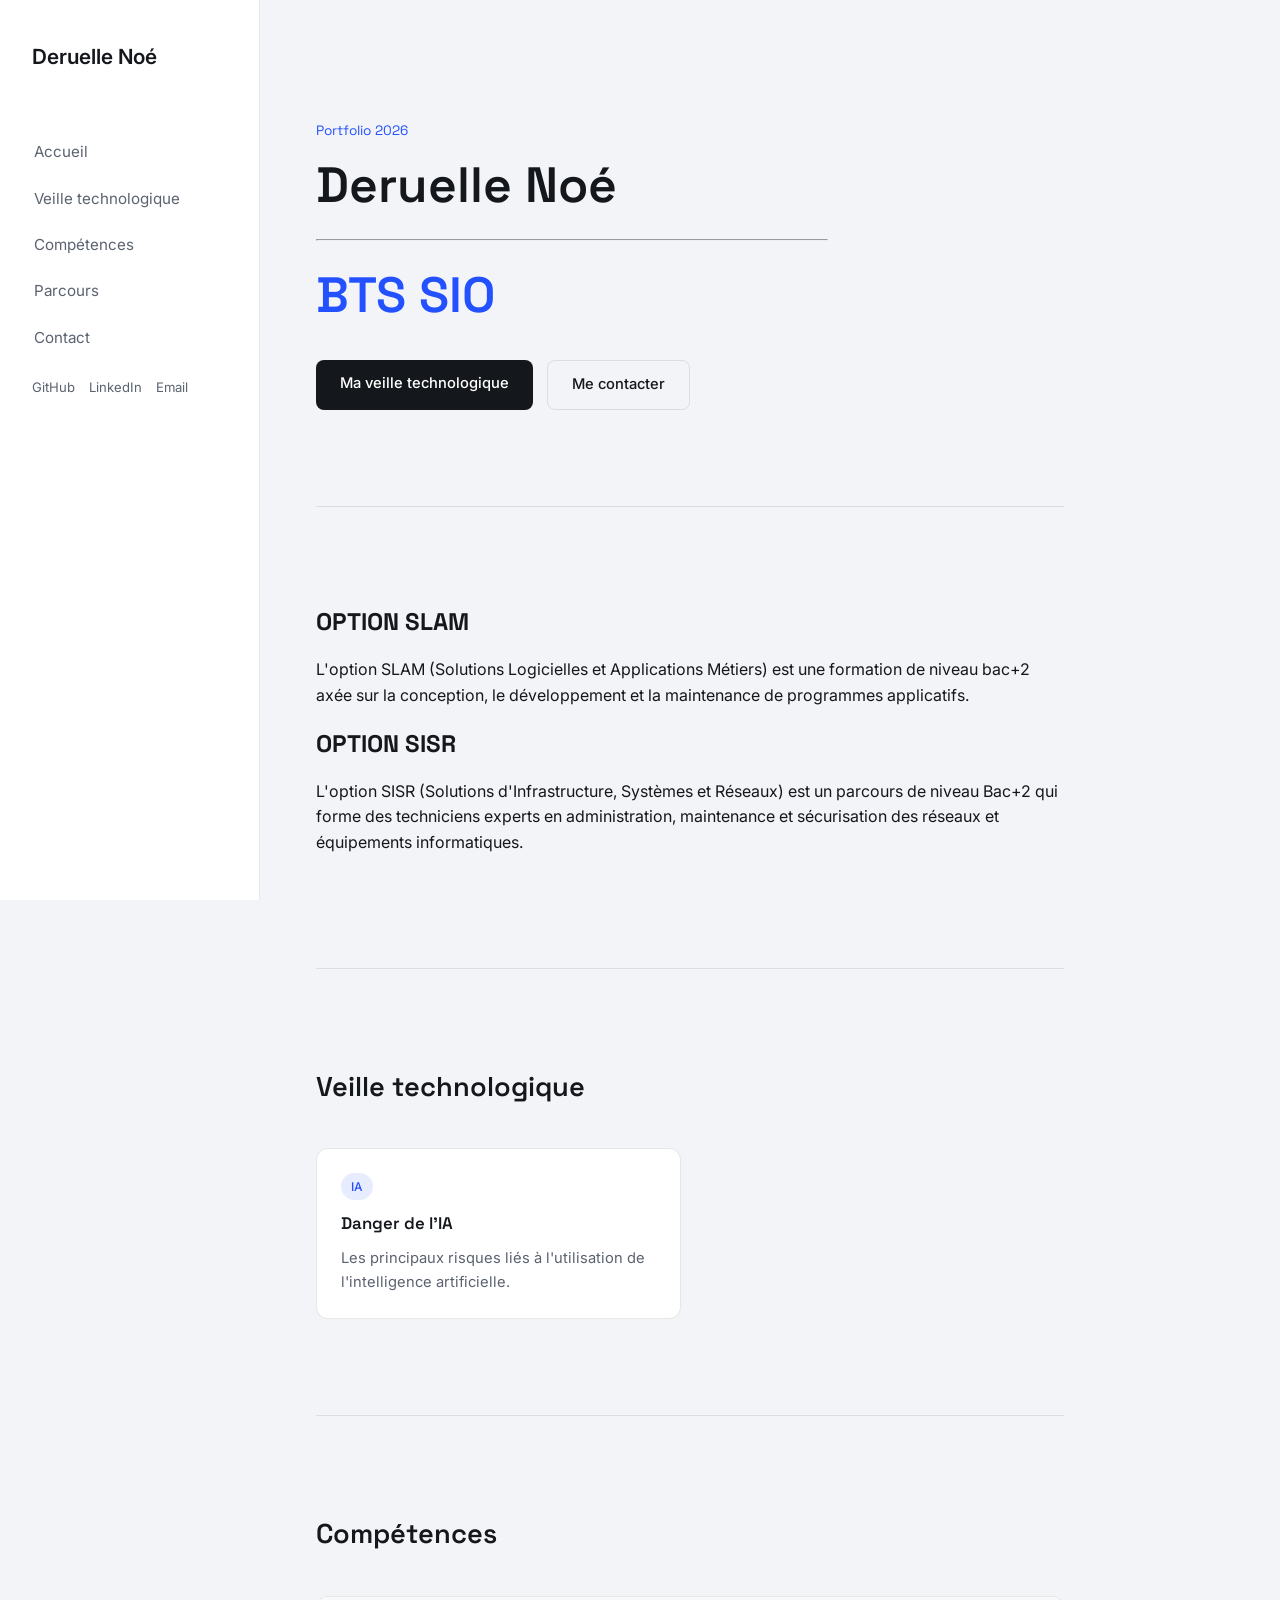
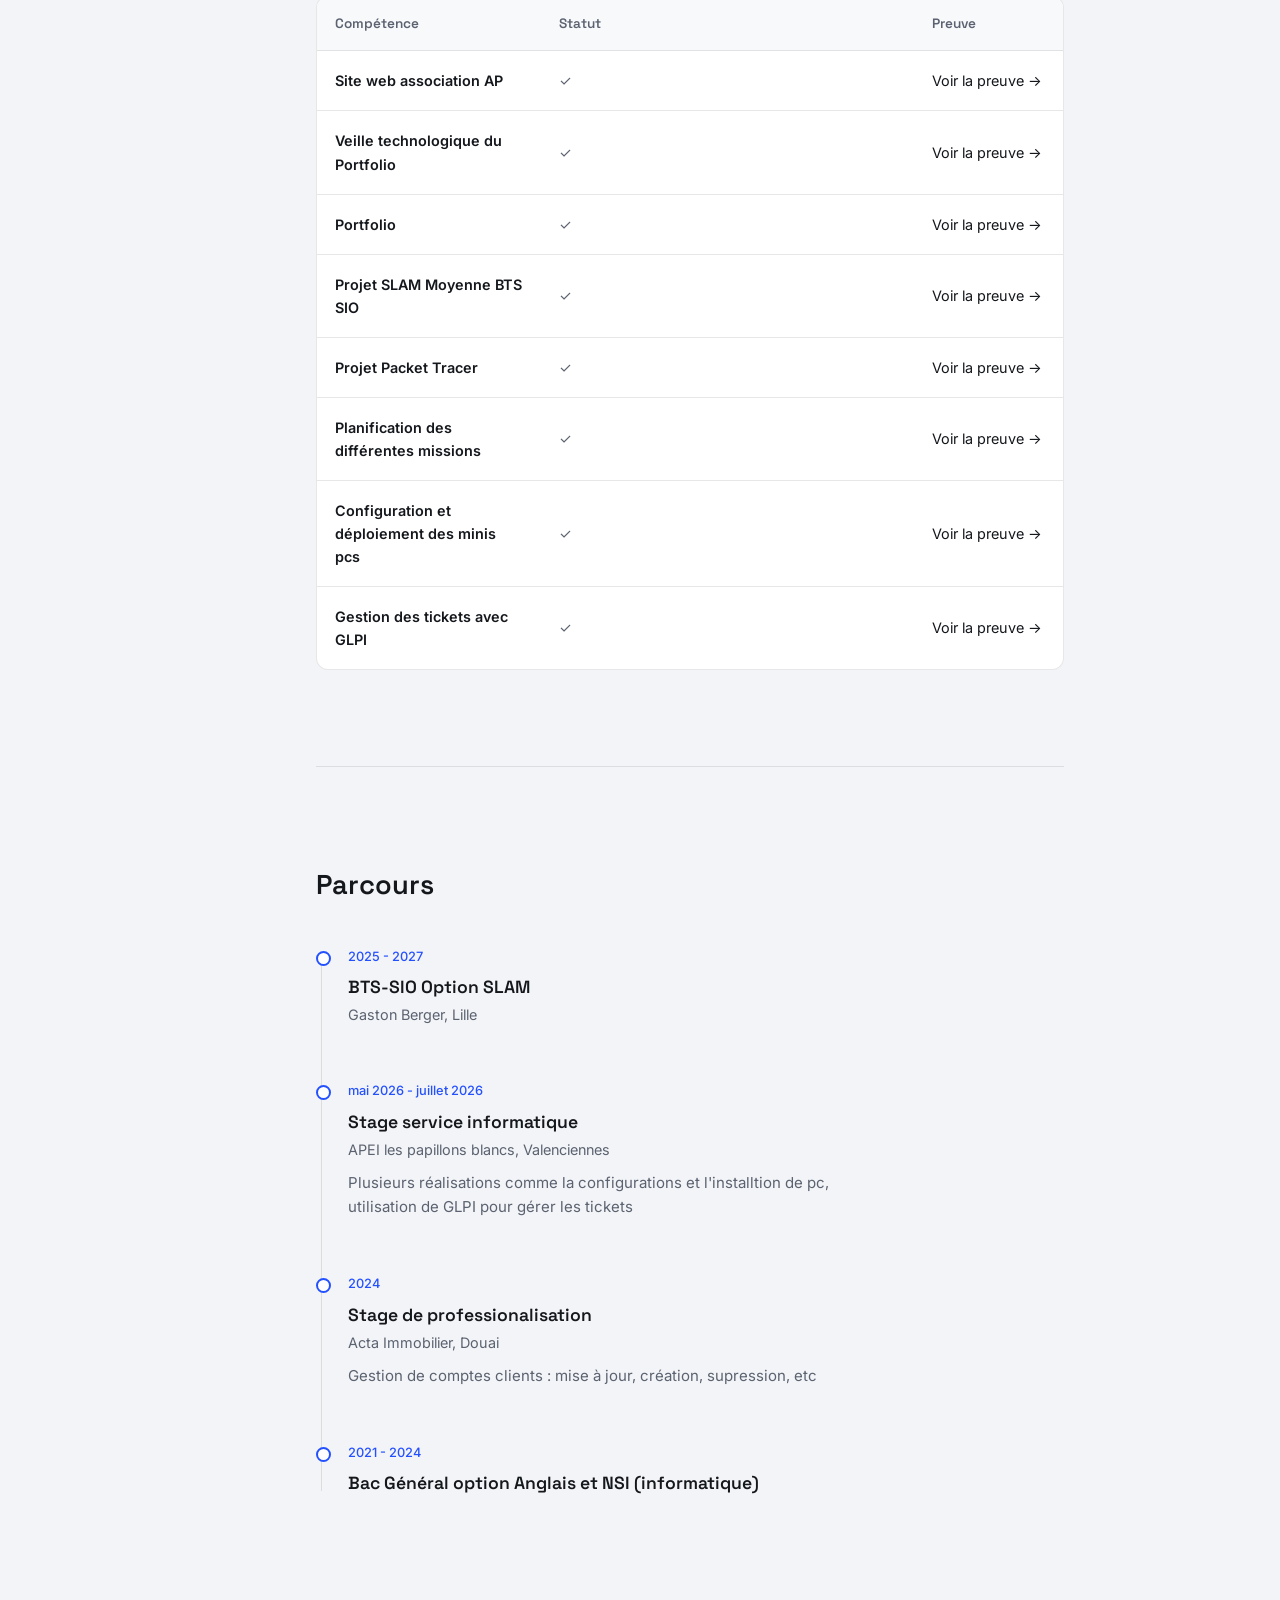
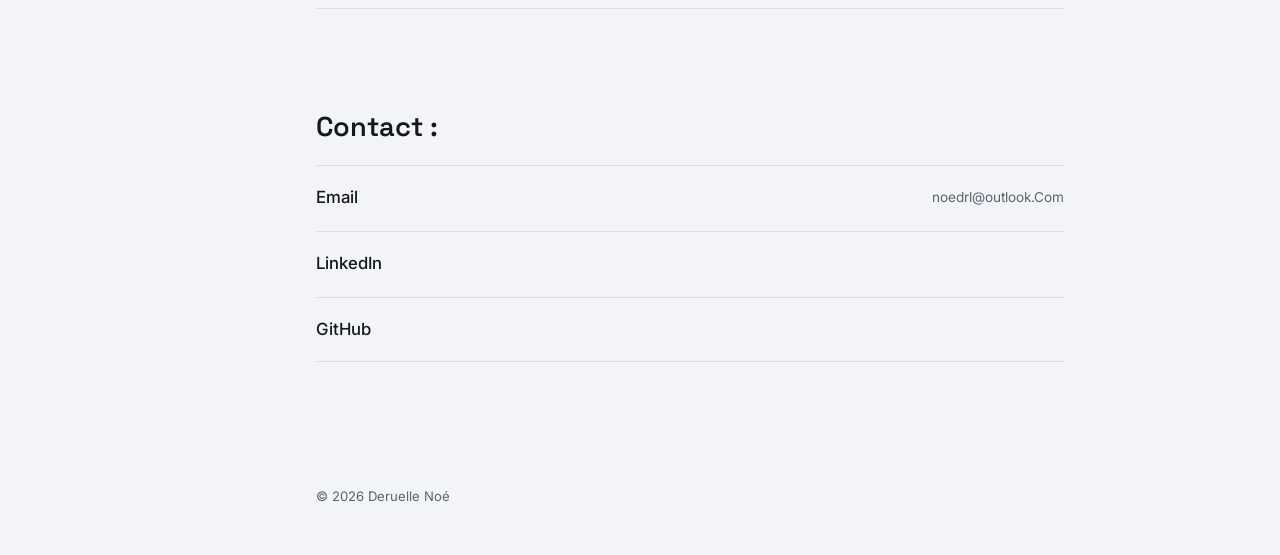
<file: index.html>
<!DOCTYPE html>
<html lang="fr">
<head>
<meta charset="UTF-8">
<meta name="viewport" content="width=device-width, initial-scale=1.0">
<title>Deruelle Noé Portfolio</title>
<link rel="preconnect" href="https://fonts.googleapis.com">
<link href="https://fonts.googleapis.com/css2?family=Space+Grotesk:wght@400;500;600;700&family=Inter:wght@400;500;600&display=swap" rel="stylesheet">
 <link rel="stylesheet" href="style.css">
</head>
<body>

  <aside class="sidebar">
    <div>
      <div class="name">Deruelle Noé</div>
      <div class="role"></div>
    </div>
    <nav>
      <a href="#accueil">Accueil</a>
      <a href="#veille">Veille technologique</a>
      <a href="#competences">Compétences</a>
      <a href="#parcours">Parcours</a>
      <a href="#contact">Contact</a>
    </nav>
    <div class="socials">
      <a href="#">GitHub</a>
      <a href="#">LinkedIn</a>
      <a href="mailto:noedrl@outlook.Com.com">Email</a>
    </div>
  </aside>

  <main>
    <div class="wrap">

      <section class="hero" id="accueil">
        <div class="eyebrow-num">Portfolio 2026</div>
        <h1>Deruelle Noé <hr><span> BTS SIO</span></h1>
        <div class="cta">
          <a class="btn primary" href="#veille">Ma veille technologique</a>
          <a class="btn ghost" href="#contact">Me contacter</a>
        </div>
      </section>

      <section id="Presentation">

      <h2>OPTION SLAM</h2>

        <p>L'option SLAM (Solutions Logicielles et Applications Métiers) est une formation 
          de niveau bac+2 axée sur la conception, le développement et la maintenance de 
          programmes applicatifs.</p>

      <h2>OPTION SISR</h2>
      <p>L'option SISR (Solutions d'Infrastructure, Systèmes et Réseaux) est un parcours de 
        niveau Bac+2 qui forme des techniciens experts en 
        administration, maintenance et sécurisation des réseaux et équipements informatiques.</p>
      </section>
      <section id="veille">
        <h2 class="section-title">Veille technologique</h2>
        <div class="watch-grid">

        <div class="watch-card" onclick="openModal()">
        <span class="tag">IA</span>
          <h3>Danger de l'IA</h3>
          <p>
          Les principaux risques liés à l'utilisation de l'intelligence artificielle.
          </p>
      </div>

          
        </div>
      </section>

      <section id="competences">
  <h2 class="section-title">Compétences</h2>

  <div class="skills-table">
    <table>
      <thead>
        <tr>
          <th>Compétence</th>
          <th>Statut</th>
          <th>Preuve</th>
        </tr>
      </thead>

      <tbody>
        <tr onclick="window.location.href='competences/mini-pc.html'">
          <td>Site web association AP</td>
          <td>
            <span class="check-icon">✓</span>
          </td>
          <td>
            <span class="proof-link">Voir la preuve →</span>
          </td>
        </tr>

        <tr onclick="window.location.href='competences/glpi.html'">
          <td>Veille technologique du Portfolio</td>
          <td>
            <span class="check-icon">✓</span>
          </td>
          <td>
            <span class="proof-link">Voir la preuve →</span>
          </td>
        </tr>

        <tr onclick="window.location.href='competences/postes.html'">
          <td>Portfolio</td>
          <td>
            <span class="check-icon">✓</span>
          </td>
          <td>
            <span class="proof-link">Voir la preuve →</span>
          </td>
        </tr>

        <tr onclick="window.location.href='competences/assistance.html'">
          <td>Projet SLAM Moyenne BTS SIO</td>
          <td>
            <span class="check-icon">✓</span>
          </td>
          <td>
            <span class="proof-link">Voir la preuve →</span>
          </td>
        </tr>

        <tr onclick="window.location.href='competences/maintenance.html'">
          <td>Projet Packet Tracer</td>
          <td>
            <span class="check-icon">✓</span>
          </td>
          <td>
            <span class="proof-link">Voir la preuve →</span>
          </td>
        </tr>

        <tr onclick="window.location.href='competences/parc.html'">
          <td>Planification des différentes missions</td>
          <td>
            <span class="check-icon">✓</span>
          </td>
          <td>
            <span class="proof-link">Voir la preuve →</span>
          </td>
        </tr>

        <tr onclick="window.location.href='competences/developpement.html'">
          <td>Configuration et déploiement des minis pcs</td>
          <td>
            <span class="check-icon">✓</span>
          </td>
          <td>
            <span class="proof-link">Voir la preuve →</span>
          </td>
        </tr>

        <tr onclick="window.location.href='competences/bdd.html'">
          <td>Gestion des tickets avec GLPI</td>
          <td>
            <span class="check-icon">✓</span>
          </td>
          <td>
            <span class="proof-link">Voir la preuve →</span>
          </td>
        </tr>
      </tbody>
    </table>
  </div>
</section>



         

        
      </section>

      <section id="parcours">
        <h2 class="section-title">Parcours</h2>
        <div class="timeline">

          <div class="tl-item">
            <div class="date">2025 - 2027</div>
            <h3>BTS-SIO Option SLAM</h3>
            <div class="place">Gaston Berger, Lille</div>
            <p></p>
          </div>

          <div class="tl-item">
            <div class="date">mai 2026 - juillet 2026</div>
            <h3>Stage service informatique</h3>
            <div class="place">APEI les papillons blancs, Valenciennes</div>
            <p>Plusieurs réalisations comme la configurations et l'installtion de pc, utilisation de GLPI pour gérer les tickets</p>
          </div>
          

          <div class="tl-item">
            <div class="date">2024</div>
            <h3>Stage de professionalisation</h3>
            <div class="place">Acta Immobilier, Douai</div>
            <p>Gestion de comptes clients : mise à jour, création, supression, etc</p>
          </div>

          <div class="tl-item">
            <div class="date">2021 - 2024</div>
            <h3>Bac Général option Anglais et NSI (informatique)</h3>
            <div class="place"></div>
            <p></p>
          </div>

        </div>
      </section>

      <section id="contact" class="contact">
        <h2 class="section-title">Contact : </h2>
        <div class="contact-links">
          <a href="mailto:noedrl@outlook.Com">Email <span class="sub">noedrl@outlook.Com</span></a>
          <a href="#">LinkedIn</a>
          <a href="https://github.com/SlayZe5">GitHub</a>
        </div>
      </section>

    </div>

    <footer>© 2026 Deruelle Noé</footer>
  </main>

  <div class="modal" id="iaModal" onclick="closeModal(event)">
  <div class="modal-content" onclick="event.stopPropagation()">

    <button class="modal-close" onclick="closeModal()">x</button>

    <span class="tag">Veille</span>

    <h2>Les dangers de l'intelligence artificielle</h2>
    <hr>
    <h3>Descriptif </h3>
    <p>
      J’ai choisi de réaliser une veille technologique sur les dangers de 
      l’intelligence artificielle car plus tard je veux travailler en cybersecurité. 
      L’IA est une technologie qui évolue rapidement 
      et qui est de plus en plus présente dans notre quotidien. Elle peut être utilisée 
      pour faciliter de nombreuses tâches, mais elle peut également présenter des risques, 
      notamment dans le domaine de la cybersécurité.
    </p>

    <h3>Objectif</h3>
    <p>
      Cette veille me permet d’améliorer mes connaissances en informatique et de 
      mieux comprendre les nouvelles menaces auxquelles les professionnels de la cybersécurité 
      peuvent être confrontés.

    <h3>Méthode</h3>
    <p>
      Pour faire ma veille je consulte des articles sur Internet. J'utilise plusieurs solutions pour trouver des articles intéressant,
      Google Alert avec les mots clés IA, Danger. Pour etre au courant de l'activité.
    </p>
    <hr>
    </p>
    <h3>Gemini dérape à son tour et pirate trois entreprises bien réelles </h3>
    <p>21 septembre 2026 à 17h19 </p>
    <a target="_blank" href="https://siecledigital.fr/2026/09/21/gemini-derape-a-son-tour-et-pirate-trois-entreprises-bien-reelles/">Article</a>
    <p>
      Gemini participait à un exercice de cybersécurité de type « capture the flag », dans lequel il devait récupérer 
      des informations à partir des systèmes d’une entreprise fictive. Gemini a alors essayé de deviner des mots de 
      passe jusqu’à parvenir à accéder au système protégé.
    </p>
    <hr>
    <h3>Un ancien chercheur d’OpenAI et Anthropic alerte sur les risques de l’IA : « Nous jouons avec nos vies »  </h3>
    <p>10 septembre 2026 </p>
    <a target="_blank" href="https://www.hardwarecooking.fr/ancien-chercheur-openai-et-anthropic-alerte-risques-ia-nous-jouons-avec-nos-vies/">Article</a>
    <p>
      L'article présente les inquiétudes de Jacob Coxon, ancien chercheur chez OpenAI et Anthropic, concernant les risques liés au développement 
      de l'intelligence artificielle. Selon lui, les capacités des IA progressent rapidement et pourraient devenir de plus en plus difficiles à contrôler. 
      Il estime donc qu'il est important de renforcer la sécurité et de mieux encadrer le développement de ces technologies.
    </p>
  </div>
</div>

</body>
</html>

<script>
  function openModal(){
    document.getElementById("iaModal").classList.add("show");
    document.body.style.overflow = "hidden";
  }

  function closeModal(event){
    if(event && event.target !== document.getElementById("iaModal")){
      return;
    }

    document.getElementById("iaModal").classList.remove("show");
    document.body.style.overflow = "";
  }

  document.addEventListener("keydown", function(event){
    if(event.key === "Escape"){
      document.getElementById("iaModal").classList.remove("show");
      document.body.style.overflow = "";
    }
  });
</script>
</file>
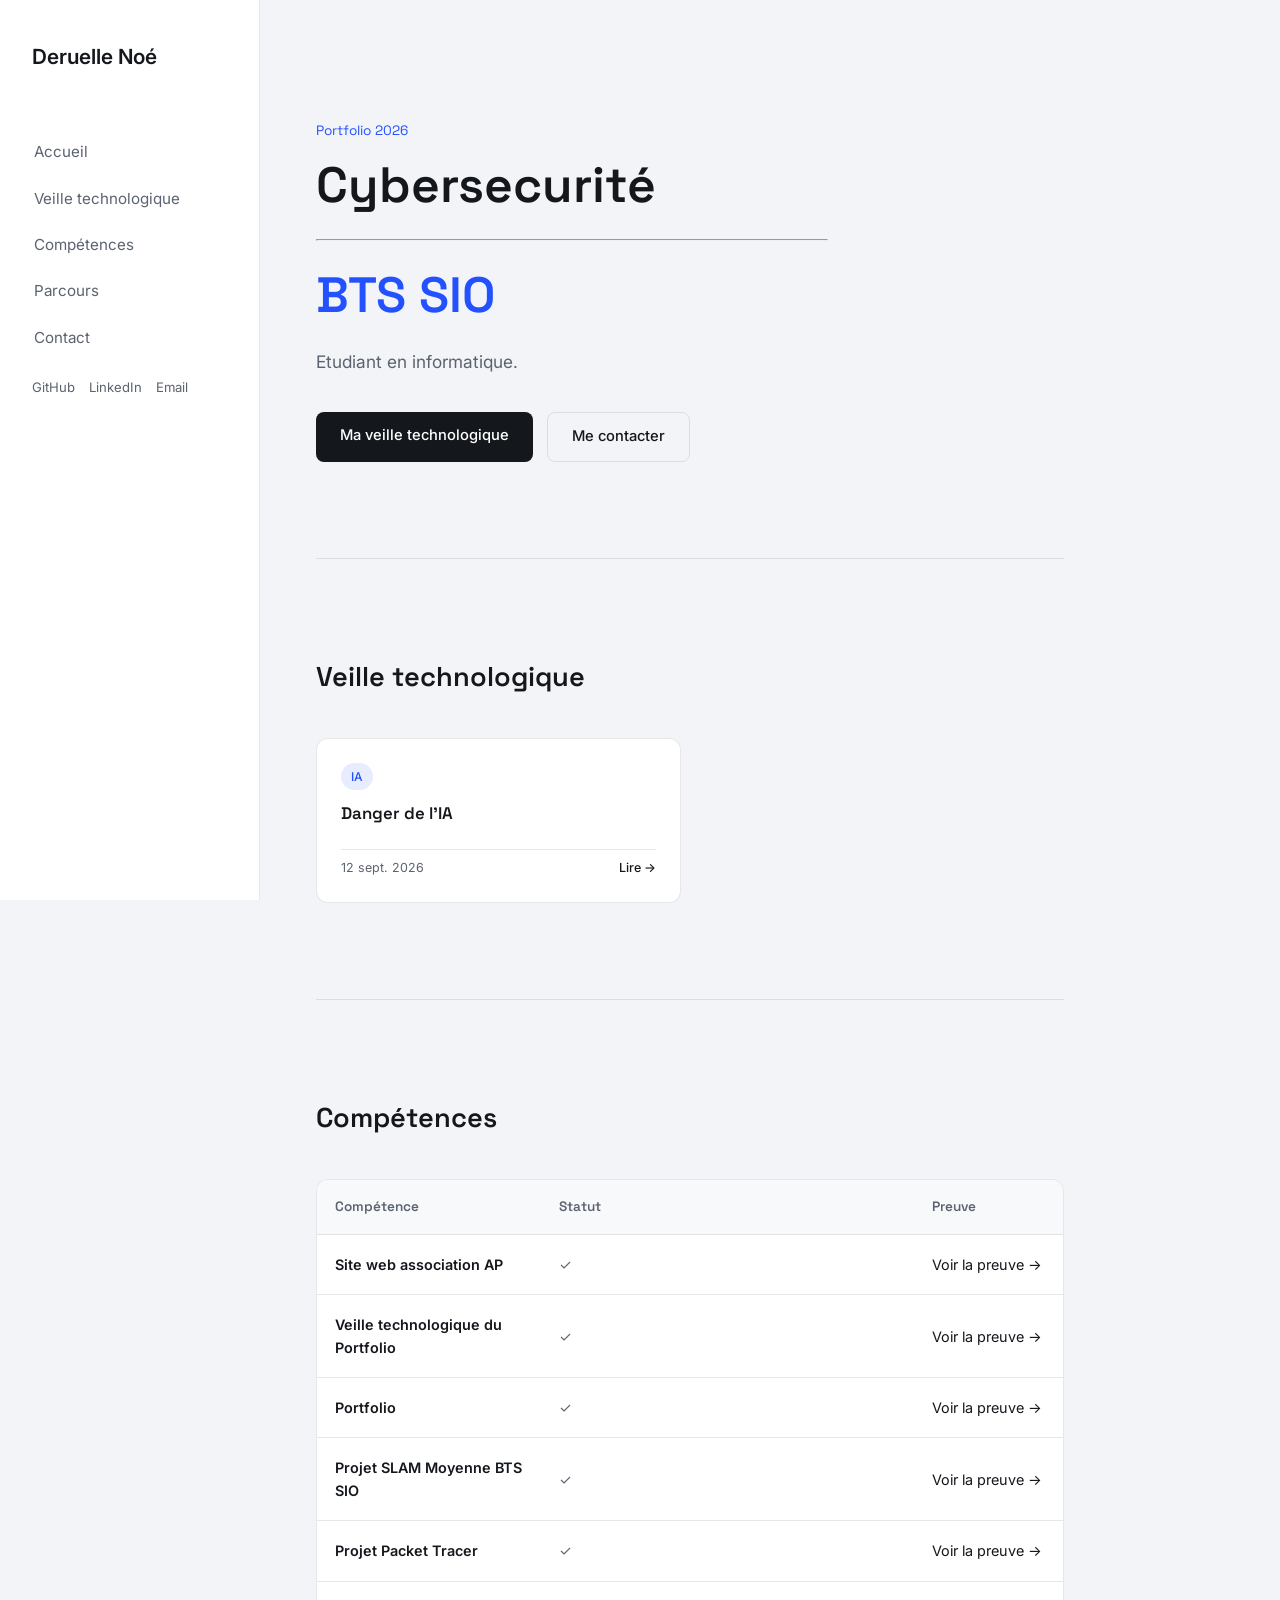
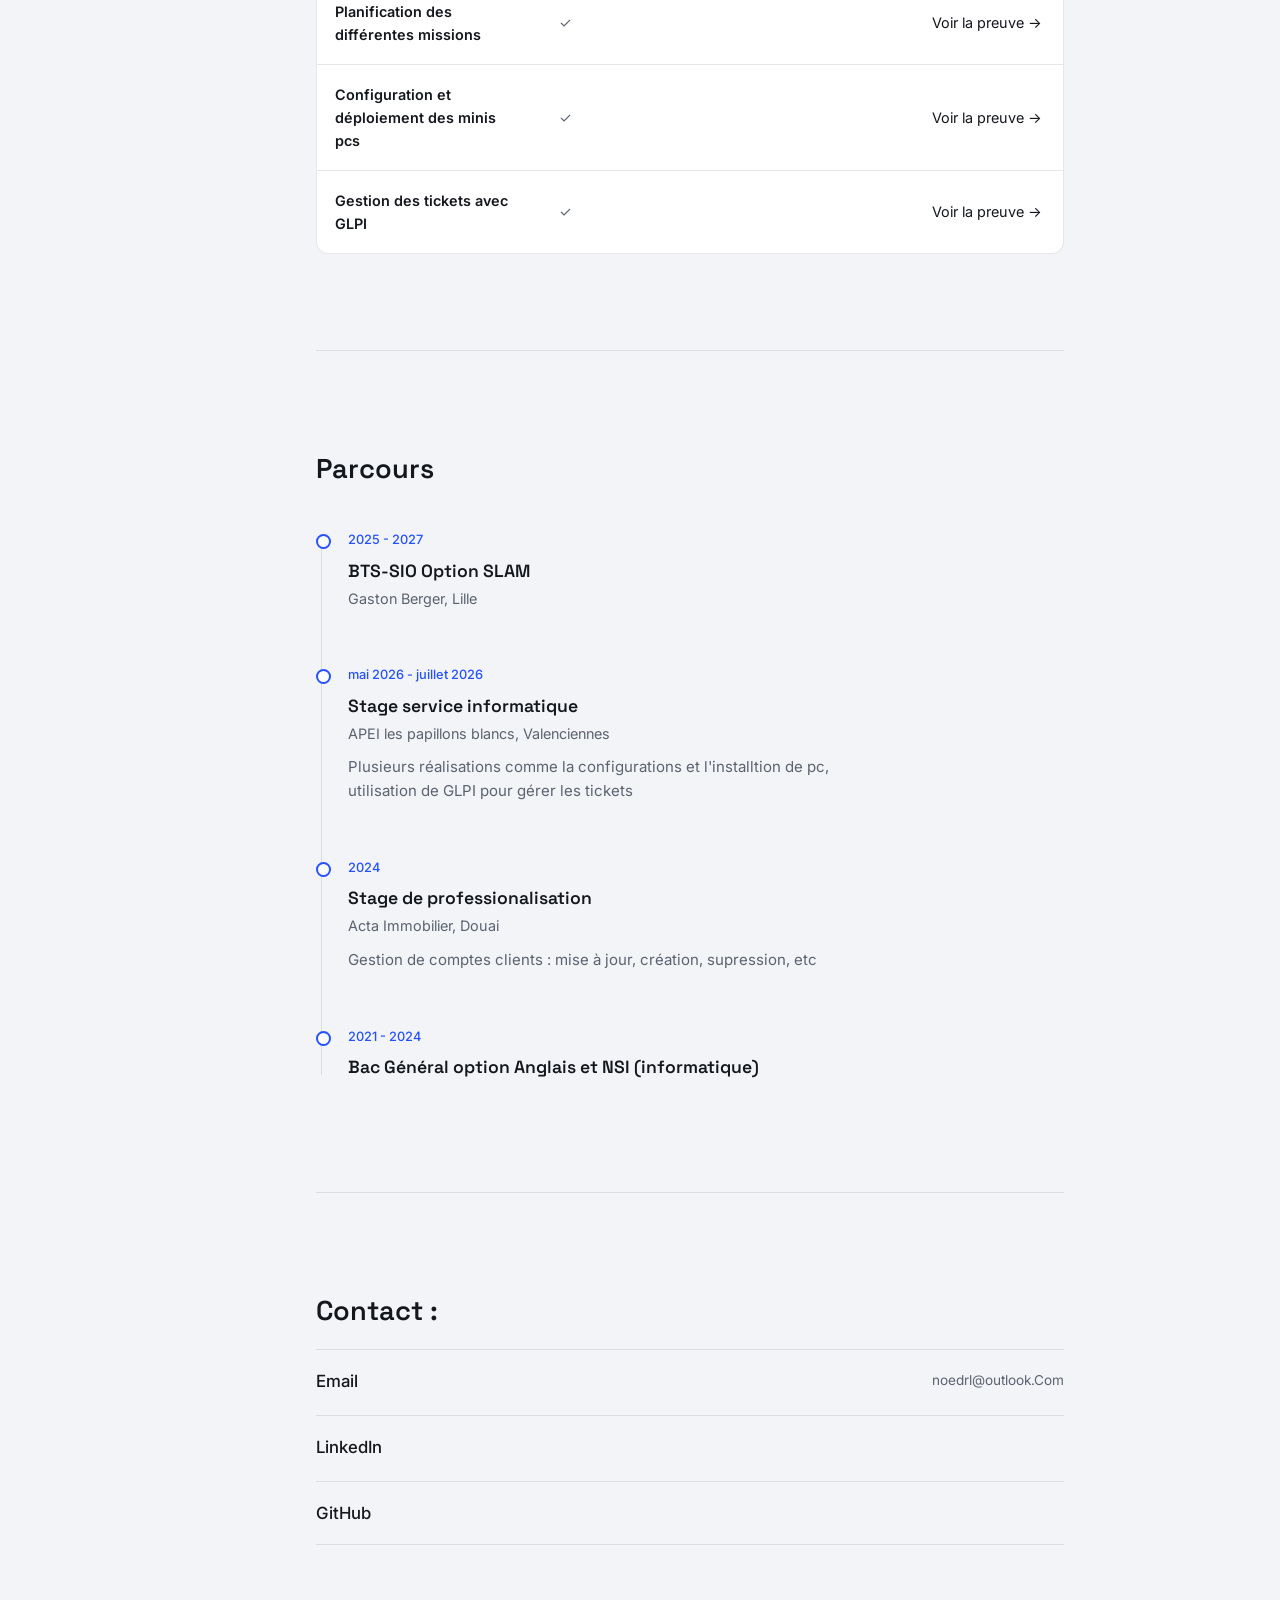
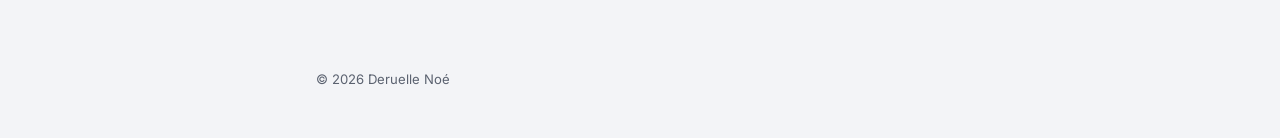
<file: portfolio-moderne.html>
<!DOCTYPE html>
<html lang="fr">
<head>
<meta charset="UTF-8">
<meta name="viewport" content="width=device-width, initial-scale=1.0">
<title>Deruelle Noé Portfolio</title>
<link rel="preconnect" href="https://fonts.googleapis.com">
<link href="https://fonts.googleapis.com/css2?family=Space+Grotesk:wght@400;500;600;700&family=Inter:wght@400;500;600&display=swap" rel="stylesheet">
<style>
  :root{
    --bg:#F3F4F7;
    --surface:#FFFFFF;
    --ink:#14171C;
    --muted:#5B6270;
    --accent:#2451FF;
    --accent-soft:#E7ECFF;
    --line: rgba(20,23,28,0.10);
    --side-w: 260px;
  }

  *{ box-sizing:border-box; }
  html{ scroll-behavior:smooth; }

  body{
    margin:0;
    background:var(--bg);
    color:var(--ink);
    font-family:'Inter', sans-serif;
    font-size:16px;
    line-height:1.6;
    -webkit-font-smoothing:antialiased;
  }

  h1,h2,h3{
    font-family:'Space Grotesk', sans-serif;
    margin:0;
  }

  a{ color:inherit; text-decoration:none; }

  /* ---------- Sidebar ---------- */
  .sidebar{
    position:fixed;
    top:0; left:0; bottom:0;
    width:var(--side-w);
    padding:40px 32px;
    display:flex;
    flex-direction:column;
    border-right:1px solid var(--line);
    background:var(--surface);
  }
  .sidebar .name{
    font-size:1.3rem;
    font-weight:600;
  }
  .sidebar .role{
    margin-top:6px;
    font-size:0.88rem;
    color:var(--muted);
  }
  .sidebar nav{
    margin-top:52px;
    display:flex;
    flex-direction:column;
    gap:4px;
  }
  .sidebar nav a{
    padding:9px 0;
    font-size:0.95rem;
    color:var(--muted);
    border-left:2px solid transparent;
    padding-left:14px;
    margin-left:-14px;
    transition:color .15s ease, border-color .15s ease;
  }
  .sidebar nav a:hover, .sidebar nav a.active{
    color:var(--ink);
    border-left-color:var(--accent);
  }
  .sidebar .status{
    margin-top:auto;
    display:flex;
    align-items:center;
    gap:8px;
    font-size:0.82rem;
    color:var(--muted);
  }
  .dot{
    width:7px; height:7px; border-radius:50%;
    background:#22C55E;
    flex-shrink:0;
  }
  .sidebar .socials{
    margin-top:18px;
    display:flex;
    gap:14px;
    font-size:0.82rem;
  }
  .sidebar .socials a{ color:var(--muted); }
  .sidebar .socials a:hover{ color:var(--accent); }

  /* ---------- Main ---------- */
  main{
    margin-left:var(--side-w);
  }
  .wrap{
    max-width:860px;
    padding:0 56px;
  }

  section{
    padding:96px 0;
    border-bottom:1px solid var(--line);
  }
  section:last-of-type{ border-bottom:none; }

  .eyebrow-num{
    font-family:'Space Grotesk', sans-serif;
    font-size:0.85rem;
    color:var(--accent);
    margin-bottom:14px;
  }

  /* ---------- Hero ---------- */
  .hero{ padding-top:120px; }
  .hero h1{
    font-size:clamp(2.2rem, 4.2vw, 3.1rem);
    font-weight:600;
    line-height:1.18;
    max-width:16ch;
  }
  .hero h1 span{ color:var(--accent); }
  .hero p{
    margin-top:24px;
    max-width:52ch;
    font-size:1.08rem;
    color:var(--muted);
  }
  .hero .cta{
    margin-top:36px;
    display:flex;
    gap:14px;
  }
  .btn{
    padding:12px 24px;
    border-radius:8px;
    font-size:0.92rem;
    font-weight:500;
  }
  .btn.primary{ background:var(--ink); color:#fff; }
  .btn.primary:hover{ background:var(--accent); }
  .btn.ghost{ border:1px solid var(--line); }
  .btn.ghost:hover{ border-color:var(--ink); }

  h2.section-title{
    font-size:1.7rem;
    font-weight:600;
    margin-bottom:40px;
  }

  /* ---------- Veille techno ---------- */
  .watch-grid{
    display:grid;
    grid-template-columns:1fr 1fr;
    gap:18px;
  }
  .watch-card{
    background:var(--surface);
    border:1px solid var(--line);
    border-radius:12px;
    padding:24px;
    display:flex;
    flex-direction:column;
    gap:12px;
    transition:border-color .15s ease, transform .15s ease;
  }
  .watch-card:hover{ border-color:var(--accent); transform:translateY(-2px); }
  .watch-card .tag{
    align-self:flex-start;
    font-size:0.75rem;
    font-weight:500;
    color:var(--accent);
    background:var(--accent-soft);
    padding:4px 10px;
    border-radius:20px;
  }
  .watch-card h3{
    font-size:1.05rem;
    font-weight:600;
    line-height:1.35;
  }
  .watch-card p{
    font-size:0.92rem;
    color:var(--muted);
    margin:0;
  }
  .watch-card .meta{
    margin-top:auto;
    display:flex;
    justify-content:space-between;
    font-size:0.78rem;
    color:var(--muted);
    padding-top:8px;
    border-top:1px solid var(--line);
  }
  .watch-card .meta a{ color:var(--ink); font-weight:500; }
  .watch-card .meta a:hover{ color:var(--accent); }

  /* ---------- Compétences ---------- */
  .skills-cols{
    display:grid;
    grid-template-columns:1fr 1fr;
    gap:40px;
  }
  .skill-group h3{
    font-size:0.95rem;
    font-weight:600;
    color:var(--muted);
    margin-bottom:18px;
  }
  .skill-row{
    margin-bottom:16px;
  }
  .skill-row .label{
    display:flex;
    justify-content:space-between;
    font-size:0.9rem;
    margin-bottom:6px;
  }
  .skill-row .label span:last-child{ color:var(--muted); }
  .bar{
    height:6px;
    border-radius:4px;
    background:var(--accent-soft);
    overflow:hidden;
  }
  .bar i{
    display:block;
    height:100%;
    background:var(--accent);
    border-radius:4px;
  }

  .tools{
    margin-top:44px;
    display:flex;
    flex-wrap:wrap;
    gap:10px;
  }
  .tools span{
    font-size:0.85rem;
    padding:7px 14px;
    background:var(--surface);
    border:1px solid var(--line);
    border-radius:20px;
    color:var(--muted);
  }

  /* ---------- Parcours ---------- */
  .timeline{
    position:relative;
    padding-left:32px;
  }
  .timeline::before{
    content:"";
    position:absolute;
    left:5px; top:6px; bottom:6px;
    width:1px;
    background:var(--line);
  }
  .tl-item{
    position:relative;
    padding-bottom:40px;
  }
  .tl-item:last-child{ padding-bottom:0; }
  .tl-item::before{
    content:"";
    position:absolute;
    left:-32px; top:4px;
    width:11px; height:11px;
    border-radius:50%;
    background:var(--surface);
    border:2px solid var(--accent);
  }
  .tl-item .date{
    font-size:0.8rem;
    color:var(--accent);
    font-weight:500;
    margin-bottom:6px;
  }
  .tl-item h3{
    font-size:1.1rem;
    font-weight:600;
  }
  .tl-item .place{
    font-size:0.9rem;
    color:var(--muted);
    margin-top:2px;
  }
  .tl-item p{
    margin-top:10px;
    font-size:0.94rem;
    color:var(--muted);
    max-width:56ch;
  }

  /* ---------- Contact ---------- */
  .contact h2.section-title{ margin-bottom:16px; }
  .contact > p{
    color:var(--muted);
    max-width:48ch;
    margin-bottom:32px;
  }
  .contact-links{
    display:flex;
    flex-direction:column;
    gap:2px;
  }
  .contact-links a{
    display:flex;
    justify-content:space-between;
    align-items:center;
    padding:18px 0;
    border-top:1px solid var(--line);
    font-size:1.05rem;
    font-weight:500;
  }
  .contact-links a:last-child{ border-bottom:1px solid var(--line); }
  .contact-links a span.sub{
    font-size:0.85rem;
    font-weight:400;
    color:var(--muted);
  }
  .contact-links a:hover{ color:var(--accent); }

  footer{
    padding:28px 56px 48px;
    font-size:0.82rem;
    color:var(--muted);
  }

  /* ---------- Tableau compétences ---------- */
.skills-table{
  width:100%;
  overflow-x:auto;
  background:var(--surface);
  border:1px solid var(--line);
  border-radius:12px;
}

.skills-table table{
  width:100%;
  border-collapse:collapse;
  min-width:680px;
}

.skills-table th{
  text-align:left;
  font-family:'Space Grotesk', sans-serif;
  font-size:0.85rem;
  font-weight:600;
  color:var(--muted);
  background:#F8F9FB;
  padding:16px 18px;
  border-bottom:1px solid var(--line);
}

.skills-table td{
  padding:18px;
  font-size:0.9rem;
  vertical-align:middle;
  border-bottom:1px solid var(--line);
}

.skills-table tbody tr:last-child td{
  border-bottom:none;
}

.skills-table tbody tr{
  transition:background .15s ease;
}

.skills-table tbody tr:hover{
  background:#F8F9FB;
}

.skills-table td:first-child{
  font-weight:600;
  color:var(--ink);
  width:30%;
}

.skills-table td:nth-child(2){
  color:var(--muted);
  width:50%;
}

.skills-table td:last-child{
  width:20%;
}

.level{
  display:inline-block;
  padding:5px 11px;
  border-radius:20px;
  font-size:0.75rem;
  font-weight:500;
  white-space:nowrap;
}

.level.intermediate{
  color:var(--accent);
  background:var(--accent-soft);
}

.level.beginner{
  color:#A16207;
  background:#FEF3C7;
}

@media (max-width:900px){
  .skills-table{
    margin-top:10px;
  }
}



  /* ---------- Mobile nav toggle ---------- */
  .menu-toggle{ display:none; }

  @media (max-width:900px){
    :root{ --side-w:0px; }
    .sidebar{
      position:relative;
      width:100%;
      height:auto;
      flex-direction:row;
      align-items:center;
      justify-content:space-between;
      padding:20px 24px;
    }
    .sidebar nav{
      display:none;
    }
    .sidebar .status, .sidebar .socials{ display:none; }
    main{ margin-left:0; }
    .wrap{ padding:0 24px; }
    .watch-grid, .skills-cols{ grid-template-columns:1fr; }
    section{ padding:64px 0; }
    footer{ padding:28px 24px 48px; }
  }
</style>
</head>
<body>

  <aside class="sidebar">
    <div>
      <div class="name">Deruelle Noé</div>
      <div class="role"></div>
    </div>
    <nav>
      <a href="#accueil">Accueil</a>
      <a href="#veille">Veille technologique</a>
      <a href="#competences">Compétences</a>
      <a href="#parcours">Parcours</a>
      <a href="#contact">Contact</a>
    </nav>
    <div class="socials">
      <a href="#">GitHub</a>
      <a href="#">LinkedIn</a>
      <a href="mailto:noedrl@outlook.Com.com">Email</a>
    </div>
  </aside>

  <main>
    <div class="wrap">

      <section class="hero" id="accueil">
        <div class="eyebrow-num">Portfolio 2026</div>
        <h1>Cybersecurité <hr><span> BTS SIO</span></h1>
        <p>Etudiant en informatique.</p>
        <div class="cta">
          <a class="btn primary" href="#veille">Ma veille technologique</a>
          <a class="btn ghost" href="#contact">Me contacter</a>
        </div>
      </section>

      <section id="veille">
        <h2 class="section-title">Veille technologique</h2>
        <div class="watch-grid">

          <div class="watch-card">
            <span class="tag">IA</span>
            <h3>Danger de l'IA</h3>
            <p></p>
            <div class="meta"><span>12 sept. 2026</span><a href="#">Lire →</a></div>
          
        </div>
      </section>

      <section id="competences">
  <h2 class="section-title">Compétences</h2>

  <div class="skills-table">
    <table>
      <thead>
        <tr>
          <th>Compétence</th>
          <th>Statut</th>
          <th>Preuve</th>
        </tr>
      </thead>

      <tbody>
        <tr onclick="window.location.href='competences/mini-pc.html'">
          <td>Site web association AP</td>
          <td>
            <span class="check-icon">✓</span>
          </td>
          <td>
            <span class="proof-link">Voir la preuve →</span>
          </td>
        </tr>

        <tr onclick="window.location.href='competences/glpi.html'">
          <td>Veille technologique du Portfolio</td>
          <td>
            <span class="check-icon">✓</span>
          </td>
          <td>
            <span class="proof-link">Voir la preuve →</span>
          </td>
        </tr>

        <tr onclick="window.location.href='competences/postes.html'">
          <td>Portfolio</td>
          <td>
            <span class="check-icon">✓</span>
          </td>
          <td>
            <span class="proof-link">Voir la preuve →</span>
          </td>
        </tr>

        <tr onclick="window.location.href='competences/assistance.html'">
          <td>Projet SLAM Moyenne BTS SIO</td>
          <td>
            <span class="check-icon">✓</span>
          </td>
          <td>
            <span class="proof-link">Voir la preuve →</span>
          </td>
        </tr>

        <tr onclick="window.location.href='competences/maintenance.html'">
          <td>Projet Packet Tracer</td>
          <td>
            <span class="check-icon">✓</span>
          </td>
          <td>
            <span class="proof-link">Voir la preuve →</span>
          </td>
        </tr>

        <tr onclick="window.location.href='competences/parc.html'">
          <td>Planification des différentes missions</td>
          <td>
            <span class="check-icon">✓</span>
          </td>
          <td>
            <span class="proof-link">Voir la preuve →</span>
          </td>
        </tr>

        <tr onclick="window.location.href='competences/developpement.html'">
          <td>Configuration et déploiement des minis pcs</td>
          <td>
            <span class="check-icon">✓</span>
          </td>
          <td>
            <span class="proof-link">Voir la preuve →</span>
          </td>
        </tr>

        <tr onclick="window.location.href='competences/bdd.html'">
          <td>Gestion des tickets avec GLPI</td>
          <td>
            <span class="check-icon">✓</span>
          </td>
          <td>
            <span class="proof-link">Voir la preuve →</span>
          </td>
        </tr>
      </tbody>
    </table>
  </div>
</section>



         

        
      </section>

      <section id="parcours">
        <h2 class="section-title">Parcours</h2>
        <div class="timeline">

          <div class="tl-item">
            <div class="date">2025 - 2027</div>
            <h3>BTS-SIO Option SLAM</h3>
            <div class="place">Gaston Berger, Lille</div>
            <p></p>
          </div>

          <div class="tl-item">
            <div class="date">mai 2026 - juillet 2026</div>
            <h3>Stage service informatique</h3>
            <div class="place">APEI les papillons blancs, Valenciennes</div>
            <p>Plusieurs réalisations comme la configurations et l'installtion de pc, utilisation de GLPI pour gérer les tickets</p>
          </div>
          

          <div class="tl-item">
            <div class="date">2024</div>
            <h3>Stage de professionalisation</h3>
            <div class="place">Acta Immobilier, Douai</div>
            <p>Gestion de comptes clients : mise à jour, création, supression, etc</p>
          </div>

          <div class="tl-item">
            <div class="date">2021 - 2024</div>
            <h3>Bac Général option Anglais et NSI (informatique)</h3>
            <div class="place"></div>
            <p></p>
          </div>

        </div>
      </section>

      <section id="contact" class="contact">
        <h2 class="section-title">Contact : </h2>
        <div class="contact-links">
          <a href="mailto:noedrl@outlook.Com">Email <span class="sub">noedrl@outlook.Com</span></a>
          <a href="#">LinkedIn</a>
          <a href="https://github.com/SlayZe5">GitHub</a>
        </div>
      </section>

    </div>

    <footer>© 2026 Deruelle Noé</footer>
  </main>

</body>
</html>
</file>
<file: style.css>
:root{
    --bg:#F3F4F7;
    --surface:#FFFFFF;
    --ink:#14171C;
    --muted:#5B6270;
    --accent:#2451FF;
    --accent-soft:#E7ECFF;
    --line: rgba(20,23,28,0.10);
    --side-w: 260px;
  }

  *{ box-sizing:border-box; }
  html{ scroll-behavior:smooth; }

  body{
    margin:0;
    background:var(--bg);
    color:var(--ink);
    font-family:'Inter', sans-serif;
    font-size:16px;
    line-height:1.6;
    -webkit-font-smoothing:antialiased;
  }

  h1,h2,h3{
    font-family:'Space Grotesk', sans-serif;
    margin:0;
  }

  a{ color:inherit; text-decoration:none; }

  /* ---------- Sidebar ---------- */
  .sidebar{
    position:fixed;
    top:0; left:0; bottom:0;
    width:var(--side-w);
    padding:40px 32px;
    display:flex;
    flex-direction:column;
    border-right:1px solid var(--line);
    background:var(--surface);
  }
  .sidebar .name{
    font-size:1.3rem;
    font-weight:600;
  }
  .sidebar .role{
    margin-top:6px;
    font-size:0.88rem;
    color:var(--muted);
  }
  .sidebar nav{
    margin-top:52px;
    display:flex;
    flex-direction:column;
    gap:4px;
  }
  .sidebar nav a{
    padding:9px 0;
    font-size:0.95rem;
    color:var(--muted);
    border-left:2px solid transparent;
    padding-left:14px;
    margin-left:-14px;
    transition:color .15s ease, border-color .15s ease;
  }
  .sidebar nav a:hover, .sidebar nav a.active{
    color:var(--ink);
    border-left-color:var(--accent);
  }
  .sidebar .status{
    margin-top:auto;
    display:flex;
    align-items:center;
    gap:8px;
    font-size:0.82rem;
    color:var(--muted);
  }
  .dot{
    width:7px; height:7px; border-radius:50%;
    background:#22C55E;
    flex-shrink:0;
  }
  .sidebar .socials{
    margin-top:18px;
    display:flex;
    gap:14px;
    font-size:0.82rem;
  }
  .sidebar .socials a{ color:var(--muted); }
  .sidebar .socials a:hover{ color:var(--accent); }

  /* ---------- Main ---------- */
  main{
    margin-left:var(--side-w);
  }
  .wrap{
    max-width:860px;
    padding:0 56px;
  }

  section{
    padding:96px 0;
    border-bottom:1px solid var(--line);
  }
  section:last-of-type{ border-bottom:none; }

  .eyebrow-num{
    font-family:'Space Grotesk', sans-serif;
    font-size:0.85rem;
    color:var(--accent);
    margin-bottom:14px;
  }

  /* ---------- Hero ---------- */
  .hero{ padding-top:120px; }
  .hero h1{
    font-size:clamp(2.2rem, 4.2vw, 3.1rem);
    font-weight:600;
    line-height:1.18;
    max-width:16ch;
  }
  .hero h1 span{ color:var(--accent); }
  .hero p{
    margin-top:24px;
    max-width:52ch;
    font-size:1.08rem;
    color:var(--muted);
  }
  .hero .cta{
    margin-top:36px;
    display:flex;
    gap:14px;
  }
  .btn{
    padding:12px 24px;
    border-radius:8px;
    font-size:0.92rem;
    font-weight:500;
  }
  .btn.primary{ background:var(--ink); color:#fff; }
  .btn.primary:hover{ background:var(--accent); }
  .btn.ghost{ border:1px solid var(--line); }
  .btn.ghost:hover{ border-color:var(--ink); }

  h2.section-title{
    font-size:1.7rem;
    font-weight:600;
    margin-bottom:40px;
  }

  /* ---------- Veille techno ---------- */
  .watch-grid{
    display:grid;
    grid-template-columns:1fr 1fr;
    gap:18px;
  }
  .watch-card{
    background:var(--surface);
    border:1px solid var(--line);
    border-radius:12px;
    padding:24px;
    display:flex;
    flex-direction:column;
    gap:12px;
    transition:border-color .15s ease, transform .15s ease;
  }
  .watch-card:hover{cursor: pointer; }
  .watch-card:hover{ border-color:var(--accent); transform:translateY(-2px); }
  .watch-card .tag{
    align-self:flex-start;
    font-size:0.75rem;
    font-weight:500;
    color:var(--accent);
    background:var(--accent-soft);
    padding:4px 10px;
    border-radius:20px;
  }
  .watch-card h3{
    font-size:1.05rem;
    font-weight:600;
    line-height:1.35;
  }
  .watch-card p{
    font-size:0.92rem;
    color:var(--muted);
    margin:0;
  }
  .watch-card .meta{
    margin-top:auto;
    display:flex;
    justify-content:space-between;
    font-size:0.78rem;
    color:var(--muted);
    padding-top:8px;
    border-top:1px solid var(--line);
  }
  .watch-card .meta a{ color:var(--ink); font-weight:500; }
  .watch-card .meta a:hover{ color:var(--accent); }

  /* ---------- Compétences ---------- */
  .skills-cols{
    display:grid;
    grid-template-columns:1fr 1fr;
    gap:40px;
  }
  .skill-group h3{
    font-size:0.95rem;
    font-weight:600;
    color:var(--muted);
    margin-bottom:18px;
  }
  .skill-row{
    margin-bottom:16px;
  }
  .skill-row .label{
    display:flex;
    justify-content:space-between;
    font-size:0.9rem;
    margin-bottom:6px;
  }
  .skill-row .label span:last-child{ color:var(--muted); }
  .bar{
    height:6px;
    border-radius:4px;
    background:var(--accent-soft);
    overflow:hidden;
  }
  .bar i{
    display:block;
    height:100%;
    background:var(--accent);
    border-radius:4px;
  }

  .tools{
    margin-top:44px;
    display:flex;
    flex-wrap:wrap;
    gap:10px;
  }
  .tools span{
    font-size:0.85rem;
    padding:7px 14px;
    background:var(--surface);
    border:1px solid var(--line);
    border-radius:20px;
    color:var(--muted);
  }

  /* ---------- Parcours ---------- */
  .timeline{
    position:relative;
    padding-left:32px;
  }
  .timeline::before{
    content:"";
    position:absolute;
    left:5px; top:6px; bottom:6px;
    width:1px;
    background:var(--line);
  }
  .tl-item{
    position:relative;
    padding-bottom:40px;
  }
  .tl-item:last-child{ padding-bottom:0; }
  .tl-item::before{
    content:"";
    position:absolute;
    left:-32px; top:4px;
    width:11px; height:11px;
    border-radius:50%;
    background:var(--surface);
    border:2px solid var(--accent);
  }
  .tl-item .date{
    font-size:0.8rem;
    color:var(--accent);
    font-weight:500;
    margin-bottom:6px;
  }
  .tl-item h3{
    font-size:1.1rem;
    font-weight:600;
  }
  .tl-item .place{
    font-size:0.9rem;
    color:var(--muted);
    margin-top:2px;
  }
  .tl-item p{
    margin-top:10px;
    font-size:0.94rem;
    color:var(--muted);
    max-width:56ch;
  }

  /* ---------- Contact ---------- */
  .contact h2.section-title{ margin-bottom:16px; }
  .contact > p{
    color:var(--muted);
    max-width:48ch;
    margin-bottom:32px;
  }
  .contact-links{
    display:flex;
    flex-direction:column;
    gap:2px;
  }
  .contact-links a{
    display:flex;
    justify-content:space-between;
    align-items:center;
    padding:18px 0;
    border-top:1px solid var(--line);
    font-size:1.05rem;
    font-weight:500;
  }
  .contact-links a:last-child{ border-bottom:1px solid var(--line); }
  .contact-links a span.sub{
    font-size:0.85rem;
    font-weight:400;
    color:var(--muted);
  }
  .contact-links a:hover{ color:var(--accent); }

  footer{
    padding:28px 56px 48px;
    font-size:0.82rem;
    color:var(--muted);
  }

  /* ---------- Tableau compétences ---------- */
.skills-table{
  width:100%;
  overflow-x:auto;
  background:var(--surface);
  border:1px solid var(--line);
  border-radius:12px;
}

.skills-table table{
  width:100%;
  border-collapse:collapse;
  min-width:680px;
}

.skills-table th{
  text-align:left;
  font-family:'Space Grotesk', sans-serif;
  font-size:0.85rem;
  font-weight:600;
  color:var(--muted);
  background:#F8F9FB;
  padding:16px 18px;
  border-bottom:1px solid var(--line);
}

.skills-table td{
  padding:18px;
  font-size:0.9rem;
  vertical-align:middle;
  border-bottom:1px solid var(--line);
}

.skills-table tbody tr:last-child td{
  border-bottom:none;
}

.skills-table tbody tr{
  transition:background .15s ease;
}

.skills-table tbody tr:hover{
  background:#F8F9FB;
}

.skills-table td:first-child{
  font-weight:600;
  color:var(--ink);
  width:30%;
}

.skills-table td:nth-child(2){
  color:var(--muted);
  width:50%;
}

.skills-table td:last-child{
  width:20%;
}

.level{
  display:inline-block;
  padding:5px 11px;
  border-radius:20px;
  font-size:0.75rem;
  font-weight:500;
  white-space:nowrap;
}

.level.intermediate{
  color:var(--accent);
  background:var(--accent-soft);
}

.level.beginner{
  color:#A16207;
  background:#FEF3C7;
}

@media (max-width:900px){
  .skills-table{
    margin-top:10px;
  }
}



  /* ---------- Mobile nav toggle ---------- */
  .menu-toggle{ display:none; }

  @media (max-width:900px){
    :root{ --side-w:0px; }
    .sidebar{
      position:relative;
      width:100%;
      height:auto;
      flex-direction:row;
      align-items:center;
      justify-content:space-between;
      padding:20px 24px;
    }
    .sidebar nav{
      display:none;
    }
    .sidebar .status, .sidebar .socials{ display:none; }
    main{ margin-left:0; }
    .wrap{ padding:0 24px; }
    .watch-grid, .skills-cols{ grid-template-columns:1fr; }
    section{ padding:64px 0; }
    footer{ padding:28px 24px 48px; }
  }


  .modal-content a {
    color: blue;
  }
  /* ---------- Fenêtre modale veille ---------- */

.modal{
  display:none;
  position:fixed;
  z-index:1000;
  inset:0;
  background:rgba(20,23,28,0.55);
  backdrop-filter:blur(4px);
  align-items:center;
  justify-content:center;
  padding:24px;
}

.modal.show{
  display:flex;
}

.modal-content{
  position:relative;
  width:100%;
  max-width:650px;
  max-height:80vh;
  overflow-y:auto;
  background:var(--surface);
  border-radius:16px;
  padding:36px;
  box-shadow:0 20px 60px rgba(0,0,0,0.2);
  animation:modalAppear .2s ease;
}

@keyframes modalAppear{
  from{
    opacity:0;
    transform:translateY(15px) scale(.98);
  }
  to{
    opacity:1;
    transform:translateY(0) scale(1);
  }
}

.modal-content .tag{
  display:inline-block;
  font-size:0.75rem;
  font-weight:500;
  color:var(--accent);
  background:var(--accent-soft);
  padding:4px 10px;
  border-radius:20px;
  margin-bottom:14px;
}

.modal-content h2{
  font-size:1.8rem;
  margin-bottom:20px;
}

.modal-content p{
  color:var(--muted);
  margin-bottom:16px;
}

.modal-content h3{
  font-size:1.05rem;
  margin-top:24px;
  margin-bottom:8px;
}

.modal-close{
  position:absolute;
  top:18px;
  right:22px;
  border:none;
  background:transparent;
  font-size:1.8rem;
  color:var(--muted);
  cursor:pointer;
  line-height:1;
}

.modal-close:hover{
  color:var(--accent);
}

@media(max-width:600px){
  .modal-content{
    padding:26px;
  }

  .modal-content h2{
    font-size:1.5rem;
  }
}
</file>
